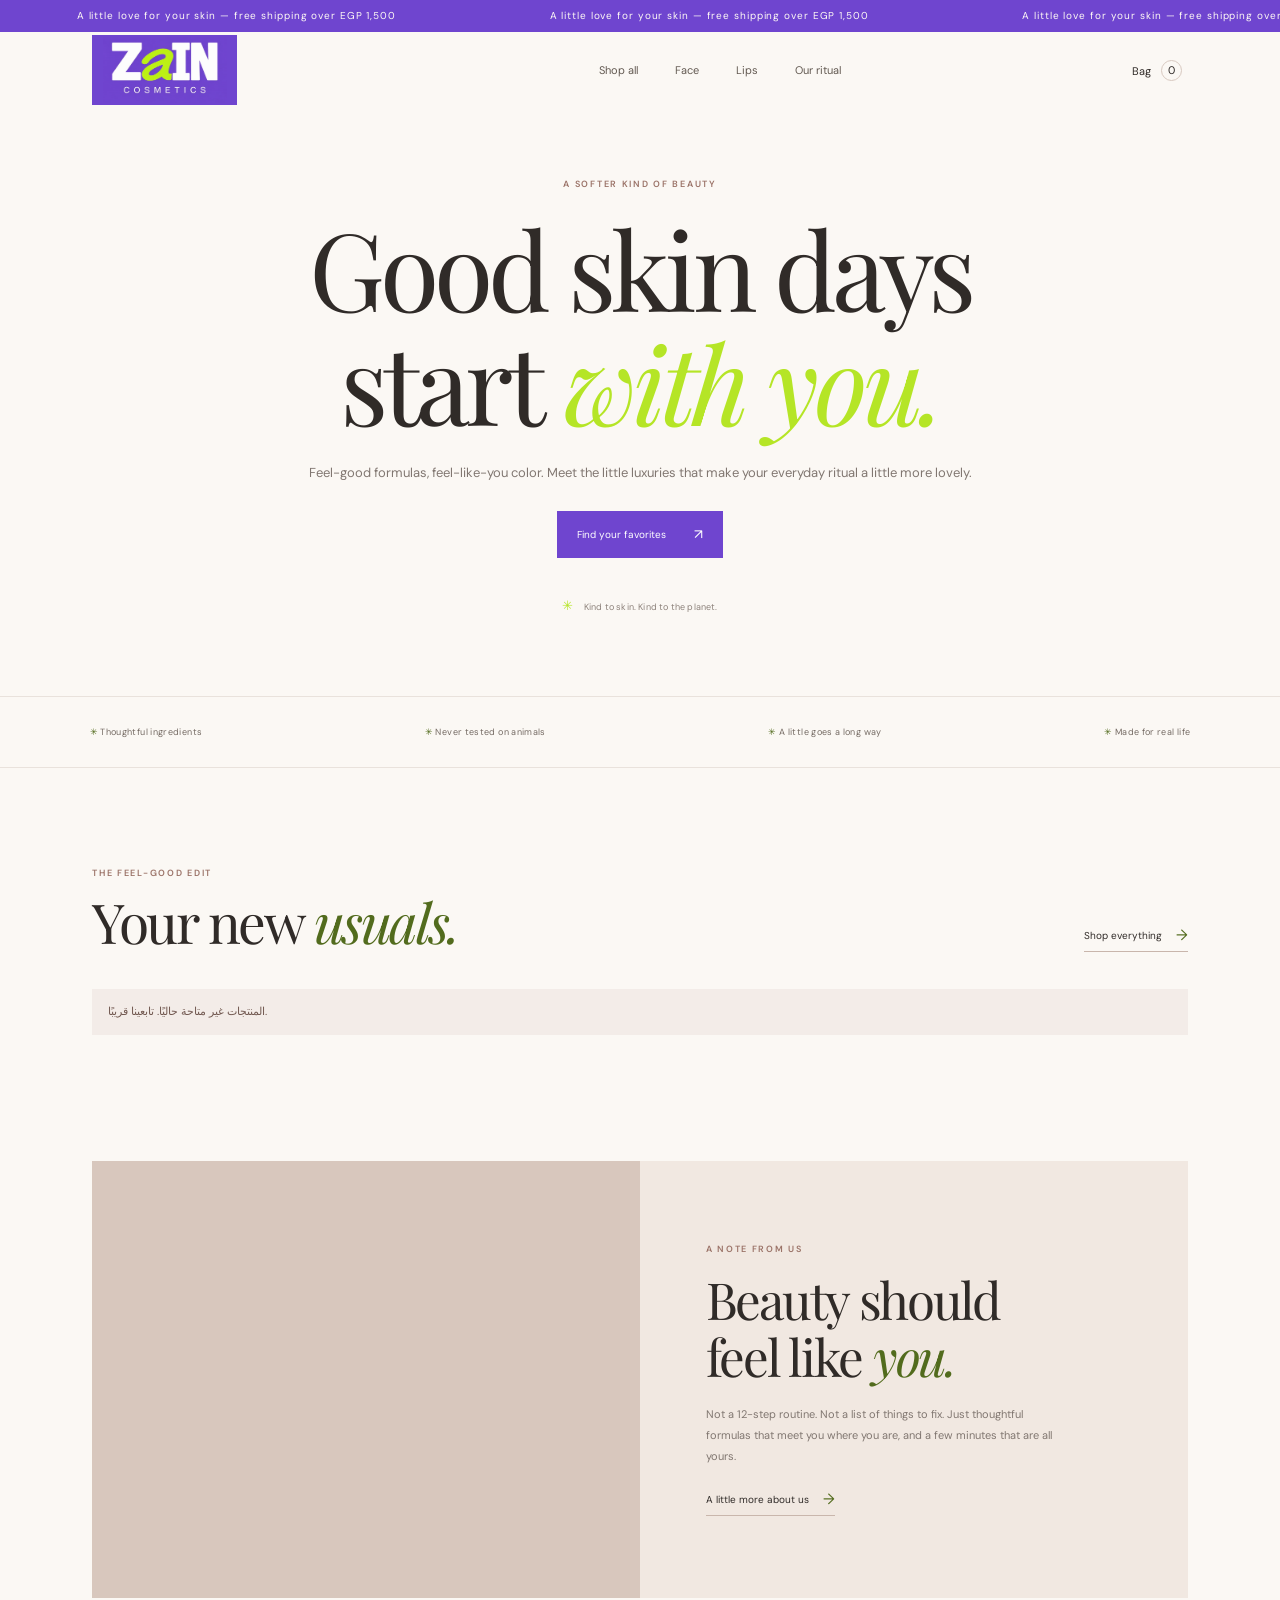
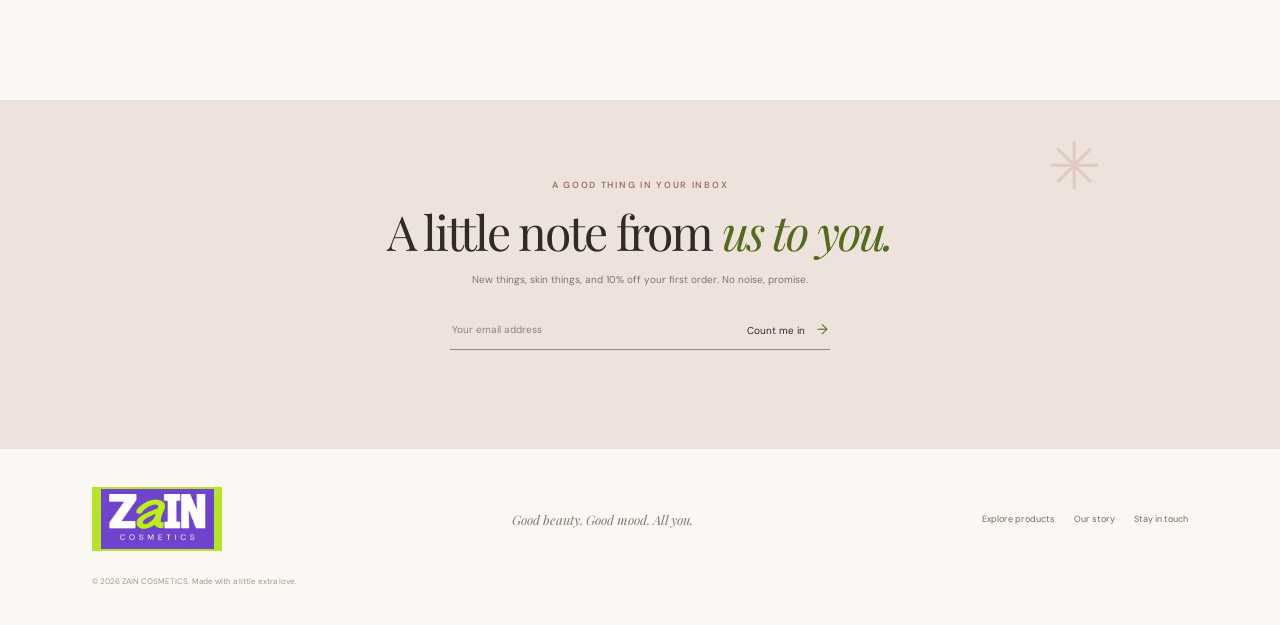
<file: index.html>
<!doctype html>
<html lang="en">
  <head>
    <meta charset="UTF-8" />
    <meta name="viewport" content="width=device-width, initial-scale=1.0" />
    <meta name="theme-color" content="#6f45cf" />
    <meta
      name="description"
      content="Discover ZAIN COSMETICS: feel-good beauty for your everyday ritual."
    />
    <title>ZAIN COSMETICS — Beauty made for you</title>
    <link rel="icon" type="image/png" href="assets/zain-cosmetics-favicon.png" />
    <link rel="preconnect" href="https://fonts.googleapis.com" />
    <link rel="preconnect" href="https://fonts.gstatic.com" crossorigin />
    <link
      href="https://fonts.googleapis.com/css2?family=DM+Sans:wght@400;500;600;700&family=Playfair+Display:wght@400;500;600&display=swap"
      rel="stylesheet"
    />
    <link rel="stylesheet" href="styles.css?v=product-image-zoom-20261010" />
  </head>
  <body>
    <div class="announcement" aria-label="A little love for your skin — free shipping over EGP 1,500">
      <div class="announcement-track">
        <span>A little love for your skin — free shipping over EGP 1,500</span>
        <span aria-hidden="true">A little love for your skin — free shipping over EGP 1,500</span>
        <span aria-hidden="true">A little love for your skin — free shipping over EGP 1,500</span>
      </div>
    </div>

    <header class="site-header">
      <a class="brand-link" href="#" aria-label="ZAIN COSMETICS home">
        <img class="brand-logo" src="assets/zain-cosmetics-logo.png" alt="ZAIN COSMETICS" />
      </a>
      <nav class="main-nav" aria-label="Main navigation">
        <a href="#shop">Shop all</a>
        <a href="#shop">Face</a>
        <a href="#shop">Lips</a>
        <a href="#our-ritual">Our ritual</a>
      </nav>
      <button class="bag-button" type="button" aria-label="Shopping bag, 0 items" aria-expanded="false" aria-controls="cart-drawer">
        Bag <span class="bag-count">0</span>
      </button>
    </header>

    <main>
      <section class="hero">
        <div class="hero-copy">
          <p class="eyebrow">A softer kind of beauty</p>
          <h1><span class="hero-word hero-word-1">Good</span> <span class="hero-word hero-word-2">skin</span> <span class="hero-word hero-word-3">days</span><br /><span class="hero-word hero-word-4">start</span> <em><span class="hero-word hero-word-5">with</span> <span class="hero-word hero-word-6">you.</span></em></h1>
          <p class="hero-description">
            Feel-good formulas, feel-like-you color. Meet the little luxuries
            that make your everyday ritual a little more lovely.
          </p>
          <a class="button button-dark" href="#shop">Find your favorites <span aria-hidden="true">↗</span></a>
          <div class="hero-note"><span class="sparkle">✳</span> Kind to skin. Kind to the planet.</div>
        </div>
      </section>

      <section class="trust-strip" aria-label="Our values">
        <span>✳ Thoughtful ingredients</span>
        <span>✳ Never tested on animals</span>
        <span>✳ A little goes a long way</span>
        <span>✳ Made for real life</span>
      </section>

      <section class="shop-section" id="shop">
        <div class="section-heading">
          <div>
            <p class="eyebrow">The feel-good edit</p>
            <h2>Your new <em>usuals.</em></h2>
          </div>
          <a class="text-link" href="#shop">Shop everything <span aria-hidden="true">→</span></a>
        </div>

        <p class="catalog-feedback" role="status" aria-live="polite">المنتجات غير متاحة حاليًا. تابعينا قريبًا.</p>
        <nav class="store-category-filters" aria-label="Product categories" hidden></nav>
        <div class="product-grid"></div>
      </section>

      <section class="ritual-section" id="our-ritual">
        <div class="ritual-image" role="img" aria-label="Minimal skincare bottles surrounded by soft pink flowers"></div>
        <div class="ritual-copy">
          <p class="eyebrow">A note from us</p>
          <h2>Beauty should<br />feel like <em>you.</em></h2>
          <p>Not a 12-step routine. Not a list of things to fix. Just thoughtful formulas that meet you where you are, and a few minutes that are all yours.</p>
          <a class="text-link" href="#newsletter">A little more about us <span aria-hidden="true">→</span></a>
        </div>
      </section>

      <section class="newsletter" id="newsletter">
        <span class="newsletter-flower" aria-hidden="true">✳</span>
        <p class="eyebrow">A good thing in your inbox</p>
        <h2>A little note from <em>us to you.</em></h2>
        <p>New things, skin things, and 10% off your first order. No noise, promise.</p>
        <form class="newsletter-form">
          <label class="visually-hidden" for="email">Your email address</label>
          <input id="email" name="email" type="email" placeholder="Your email address" required />
          <button type="submit" aria-label="Subscribe to newsletter">Count me in <span aria-hidden="true">→</span></button>
        </form>
        <p class="form-message" aria-live="polite"></p>
      </section>
    </main>

    <footer class="site-footer">
      <a class="brand-link footer-brand" href="#" aria-label="ZAIN COSMETICS home">
        <img class="brand-logo" src="assets/zain-cosmetics-logo.png" alt="ZAIN COSMETICS" />
      </a>
      <p>Good beauty. Good mood. All you.</p>
      <div class="footer-links"><a href="#shop">Explore products</a><a href="#our-ritual">Our story</a><a href="#newsletter">Stay in touch</a></div>
      <small>© 2026 ZAIN COSMETICS. Made with a little extra love.</small>
    </footer>
    <button class="cart-backdrop" type="button" aria-label="Close shopping bag" hidden></button>
    <aside class="cart-drawer" id="cart-drawer" role="dialog" aria-modal="true" aria-labelledby="cart-title" hidden>
      <div class="cart-header">
        <div><p class="eyebrow">Your feel-good finds</p><h2 id="cart-title">Your bag <span class="cart-item-count">(0)</span></h2></div>
        <button class="cart-close" type="button" aria-label="Close shopping bag">×</button>
      </div>
      <p class="cart-shipping-note"></p>
      <ul class="cart-items"></ul>
      <p class="cart-empty">Your bag is waiting for a little something.</p>
      <div class="cart-summary">
        <div><span>Subtotal</span><strong class="cart-subtotal">EGP 0.00</strong></div>
        <div><span>Shipping</span><strong class="cart-shipping">EGP 5.00</strong></div>
        <button class="checkout-button" type="button" disabled>Continue to checkout <span aria-hidden="true">→</span></button>
        <p>Shipping is calculated at checkout.</p>
      </div>
    </aside>
    <div class="toast" role="status" aria-live="polite"></div>
    <dialog class="image-zoom-dialog" aria-label="Enlarged product image">
      <button class="image-zoom-close" type="button" aria-label="Close enlarged image">×</button>
      <img class="image-zoom-image" alt="" />
    </dialog>
    <script src="supabase-config.js?v=catalog-sections-20261008"></script>
    <script type="module" src="script.js?v=free-shipping-1500-20261009"></script>
    <script type="module" src="storefront-catalog.js?v=product-image-zoom-20261010"></script>
  </body>
</html>
</file>
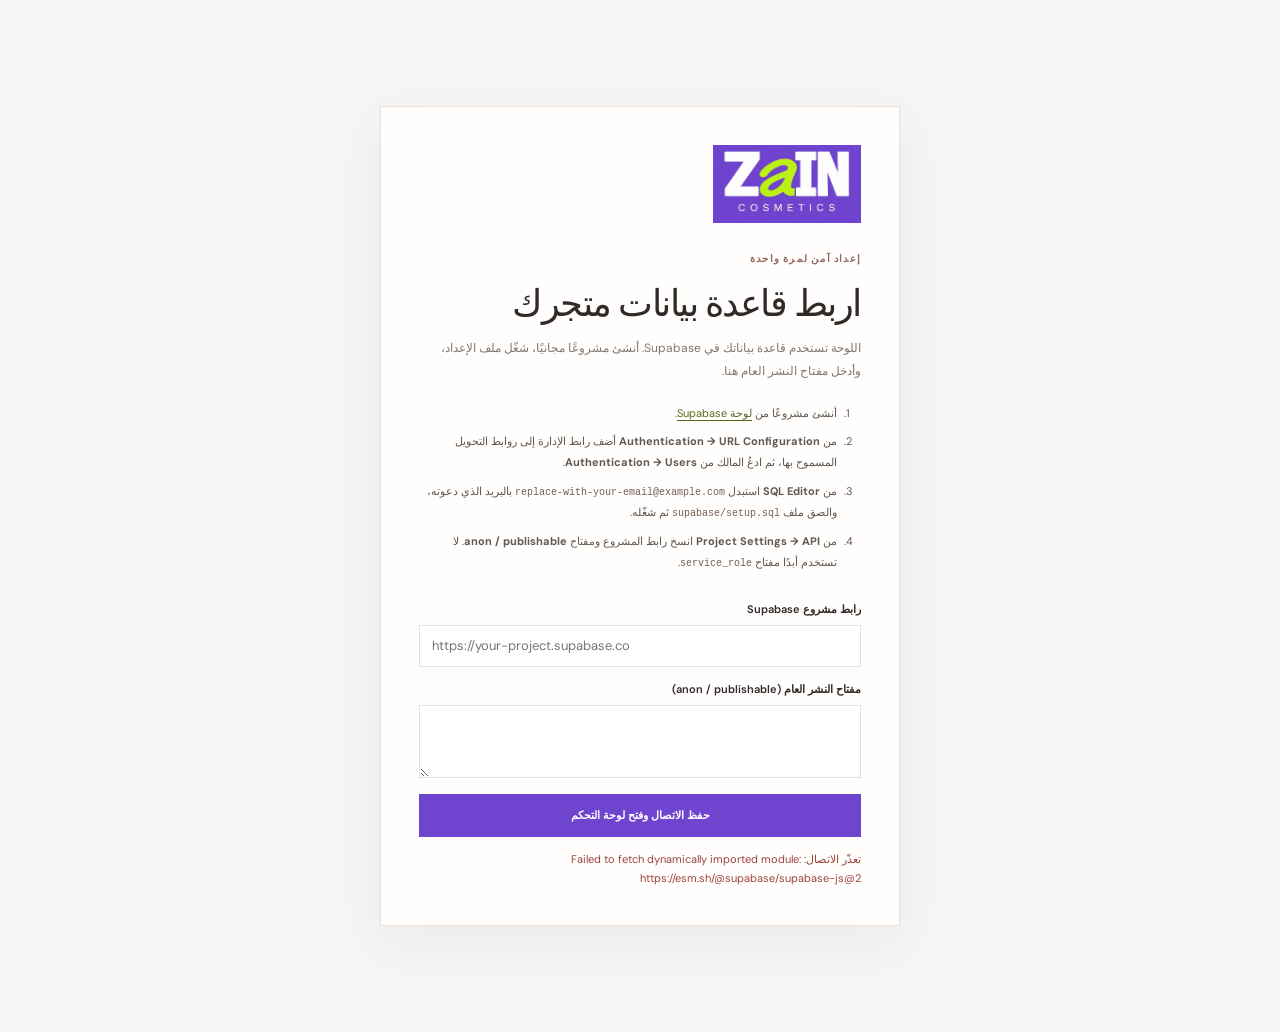
<file: admin.html>
<!doctype html>
<html lang="ar" dir="rtl">
  <head>
    <meta charset="UTF-8" />
    <meta name="viewport" content="width=device-width, initial-scale=1.0" />
    <meta name="theme-color" content="#6f45cf" />
    <meta name="robots" content="noindex, nofollow" />
    <title>إدارة المتجر — ZAIN COSMETICS</title>
    <link rel="icon" type="image/png" href="assets/zain-cosmetics-favicon.png" />
    <link rel="preconnect" href="https://fonts.googleapis.com" />
    <link rel="preconnect" href="https://fonts.gstatic.com" crossorigin />
    <link
      href="https://fonts.googleapis.com/css2?family=DM+Sans:wght@400;500;600;700&family=Playfair+Display:wght@400;500;600&display=swap"
      rel="stylesheet"
    />
    <link rel="stylesheet" href="admin.css?v=purple-boxes-brand-green-20261009" />
    <script src="supabase-config.js"></script>
    <script type="module" src="admin.js?v=egp-currency-20261009"></script>
  </head>
  <body>
    <main class="admin-main">
      <section class="connection-card" id="connection-screen" hidden>
        <a class="admin-logo" href="./"><img src="assets/zain-cosmetics-logo.png" alt="ZAIN COSMETICS" /></a>
        <p class="eyebrow">إعداد آمن لمرة واحدة</p>
        <h1>اربط قاعدة بيانات متجرك</h1>
        <p class="connection-description">اللوحة تستخدم قاعدة بياناتك في Supabase. أنشئ مشروعًا مجانيًا، شغّل ملف الإعداد، وأدخل مفتاح النشر العام هنا.</p>
        <ol class="setup-steps">
          <li>أنشئ مشروعًا من <a href="https://supabase.com/dashboard/projects" target="_blank" rel="noreferrer">لوحة Supabase</a>.</li>
          <li>من <strong>Authentication → URL Configuration</strong> أضف رابط الإدارة إلى روابط التحويل المسموح بها، ثم ادعُ المالك من <strong>Authentication → Users</strong>.</li>
          <li>من <strong>SQL Editor</strong> استبدل <code>replace-with-your-email@example.com</code> بالبريد الذي دعوته، والصق ملف <code>supabase/setup.sql</code> ثم شغّله.</li>
          <li>من <strong>Project Settings → API</strong> انسخ رابط المشروع ومفتاح <strong>anon / publishable</strong>. لا تستخدم أبدًا مفتاح <code>service_role</code>.</li>
        </ol>
        <form id="connection-form" class="connection-form">
          <label for="project-url">رابط مشروع Supabase</label>
          <input id="project-url" name="url" type="url" inputmode="url" placeholder="https://your-project.supabase.co" autocomplete="url" required />
          <label for="public-key">مفتاح النشر العام (anon / publishable)</label>
          <textarea id="public-key" name="anonKey" rows="3" autocomplete="off" required></textarea>
          <button class="button button-primary" type="submit">حفظ الاتصال وفتح لوحة التحكم</button>
        </form>
        <p class="screen-message" id="connection-message" role="status"></p>
      </section>

      <section class="login-card" id="login-screen" hidden>
        <a class="admin-logo" href="./"><img src="assets/zain-cosmetics-logo.png" alt="ZAIN COSMETICS" /></a>
        <p class="eyebrow">منطقة خاصة بصاحبة المتجر</p>
        <h1>أهلًا بعودتك</h1>
        <p class="login-description">سجّلي الدخول بالبريد وكلمة المرور التي أُعدّت لمالك المتجر في Supabase.</p>
        <form id="login-form" class="connection-form">
          <label for="admin-email">البريد الإلكتروني</label>
          <input id="admin-email" name="email" type="email" autocomplete="username" required />
          <label for="admin-password">كلمة المرور</label>
          <input id="admin-password" name="password" type="password" autocomplete="current-password" required />
          <button class="button button-primary" type="submit">تسجيل الدخول بأمان</button>
          <button class="password-reset-link" id="request-password-reset" type="button">نسيتِ كلمة المرور؟ أرسلي رابطًا جديدًا</button>
          <button class="password-reset-link" id="change-connection" type="button">تغيير رابط أو مفتاح Supabase</button>
        </form>
        <p class="screen-message" id="login-message" role="status"></p>
      </section>

      <section class="login-card" id="password-screen" hidden>
        <a class="admin-logo" href="./"><img src="assets/zain-cosmetics-logo.png" alt="ZAIN COSMETICS" /></a>
        <p class="eyebrow">تأمين حساب المتجر</p>
        <h1>اختاري كلمة مرور جديدة</h1>
        <p class="login-description">اكتبي كلمة مرور جديدة لحسابك، ثم احفظيها للدخول إلى لوحة المتجر.</p>
        <form id="password-form" class="connection-form">
          <label for="new-password">كلمة المرور الجديدة</label>
          <input id="new-password" name="password" type="password" autocomplete="new-password" minlength="8" required />
          <label for="confirm-password">تأكيد كلمة المرور</label>
          <input id="confirm-password" name="confirmPassword" type="password" autocomplete="new-password" minlength="8" required />
          <button class="button button-primary" type="submit">حفظ كلمة المرور الجديدة</button>
        </form>
        <p class="screen-message" id="password-message" role="status"></p>
      </section>

      <section class="dashboard" id="dashboard-screen" hidden>
        <header class="dashboard-header">
          <a class="admin-logo dashboard-logo" href="./" aria-label="العودة إلى واجهة المتجر">
            <img src="assets/zain-cosmetics-logo.png" alt="ZAIN COSMETICS" />
          </a>
          <div class="dashboard-title"><p class="eyebrow">إدارة المتجر</p><h1>أهلًا بعودتك ✦</h1></div>
          <div class="account-controls"><span class="account-email" id="account-email"></span><button class="button button-light" id="sign-out" type="button">تسجيل الخروج</button></div>
        </header>
        <div class="dashboard-layout">
          <nav class="admin-nav" aria-label="أقسام لوحة التحكم">
            <button class="nav-item is-active" type="button" data-view-target="overview"><span aria-hidden="true">⌂</span> نظرة عامة</button>
            <button class="nav-item" type="button" data-view-target="products"><span aria-hidden="true">✳</span> المنتجات والمخزون</button>
            <button class="nav-item" type="button" data-view-target="orders"><span aria-hidden="true">▤</span> الطلبات</button>
            <a class="nav-back" href="./">↗ العودة إلى واجهة المتجر</a>
          </nav>
          <div class="dashboard-content">
            <section class="dashboard-view" data-view="overview">
              <div class="welcome-panel"><div><p class="eyebrow">متجرك، تحت سيطرتك</p><h2>كل شيء بخير في <em>ZAIN.</em></h2><p>حدّثي مخزونك ومنتجاتك؛ التغييرات المنشورة تظهر تلقائيًا على واجهة المتجر.</p></div><span class="welcome-flower" aria-hidden="true">✳</span></div>
              <div class="stats-grid">
                <article class="stat-card"><span>كل المنتجات</span><strong id="stats-products">—</strong><small>منتج في مخزونك</small></article>
                <article class="stat-card"><span>منتجات ظاهرة للزوار</span><strong id="stats-active">—</strong><small>منتج متاح في المتجر</small></article>
                <article class="stat-card"><span>طلبات تحتاج متابعة</span><strong id="stats-pending">—</strong><small>طلب بانتظار التأكيد</small></article>
                <article class="stat-card"><span>إجمالي المبيعات المسجلة</span><strong id="stats-revenue">EGP 0.00</strong><small>باستثناء الطلبات الملغاة</small></article>
              </div>
              <div class="recent-panel"><div class="section-bar"><div><p class="eyebrow">آخر ما تم تسجيله</p><h2>أحدث الطلبات</h2></div><button class="text-button" type="button" data-go-view="orders">عرض كل الطلبات ←</button></div><div class="table-wrap"><table><thead><tr><th>رقم الطلب</th><th>العميل</th><th>التفاصيل</th><th>الإجمالي</th><th>الحالة</th><th>التاريخ</th></tr></thead><tbody id="recent-orders"></tbody></table></div><p class="empty-state" id="recent-empty" hidden>لم تُسجل أي طلبات بعد.</p></div>
            </section>

            <section class="dashboard-view" data-view="products" hidden>
              <div class="section-bar page-section-bar"><div><p class="eyebrow">كل ما تعرضينه</p><h2>المنتجات والمخزون</h2><p>تعديلات المنتجات الظاهرة تنعكس مباشرة على المتجر.</p></div><button class="button button-primary" id="add-product" type="button">＋ أضيفي منتجًا</button></div>
              <div class="category-management">
                <label for="product-category-filter">قسم المنتجات</label>
                <select id="product-category-filter"><option value="">كل الأقسام</option></select>
                <span>اكتبي اسم قسم جديد في خانة التصنيف عند إضافة منتج؛ سيظهر كقسم تلقائيًا.</span>
              </div>
              <div class="table-panel"><div class="table-wrap"><table><thead><tr><th>المنتج</th><th>التصنيف</th><th>السعر</th><th>المخزون</th><th>حالة الظهور</th><th>إجراءات</th></tr></thead><tbody id="products-table"></tbody></table></div><p class="empty-state" id="products-empty" hidden>لا توجد منتجات بعد. أضيفي أول منتج للبدء.</p></div>
            </section>

            <section class="dashboard-view" data-view="orders" hidden>
              <div class="section-bar page-section-bar"><div><p class="eyebrow">سجّلي مبيعاتك يدويًا</p><h2>الطلبات</h2><p>أضيفي الطلبات التي تصلك، وتابعي حالتها من هنا.</p></div><button class="button button-primary" id="add-order" type="button">＋ سجّلي طلبًا</button></div>
              <div class="table-panel"><div class="table-wrap"><table><thead><tr><th>رقم الطلب</th><th>العميل</th><th>رقم الهاتف</th><th>تفاصيل الطلب</th><th>الإجمالي</th><th>الحالة</th><th>تاريخ التسجيل</th></tr></thead><tbody id="orders-table"></tbody></table></div><p class="empty-state" id="orders-empty" hidden>لا توجد طلبات بعد. سجّلي أول طلب عندما يصلك.</p></div>
            </section>
          </div>
        </div>
        <p class="dashboard-message" id="dashboard-message" role="status" aria-live="polite"></p>
      </section>
    </main>

    <dialog class="editor-dialog" id="product-dialog">
      <form id="product-form" class="dialog-form">
        <div class="dialog-title"><div><p class="eyebrow">تحديث تشكيلة ZAIN</p><h2 id="product-dialog-title">أضيفي منتجًا</h2></div><button class="close-dialog" type="button" data-close-dialog aria-label="إغلاق">×</button></div>
        <input name="id" type="hidden" />
        <label for="product-name">اسم المنتج</label><input id="product-name" name="name" maxlength="120" required />
        <label for="product-category">القسم</label><input id="product-category" name="category" list="product-categories" maxlength="60" placeholder="مثل: العناية بالبشرة أو المكياج" required /><datalist id="product-categories"></datalist>
        <label for="product-description">وصف المنتج</label><textarea id="product-description" name="description" maxlength="1000" rows="3"></textarea>
        <div class="field-pair"><div><label for="product-price">السعر (EGP)</label><input id="product-price" name="price" type="number" min="0" step="0.01" required /></div><div><label for="product-stock">الكمية المتوفرة</label><input id="product-stock" name="stock" type="number" min="0" step="1" required /></div></div>
        <label for="product-image">رابط صورة المنتج (اختياري)</label><input id="product-image" name="image_url" type="url" inputmode="url" placeholder="https://..." />
        <label class="checkbox-field"><input name="featured" type="checkbox" /> اختاري كمنتج مميز</label>
        <label class="checkbox-field"><input name="is_active" type="checkbox" checked /> إظهار المنتج في المتجر</label>
        <p class="form-error" id="product-error" role="alert"></p>
        <button class="button button-primary dialog-submit" type="submit">حفظ المنتج</button>
      </form>
    </dialog>

    <dialog class="editor-dialog" id="order-dialog">
      <form id="order-form" class="dialog-form">
        <div class="dialog-title"><div><p class="eyebrow">مبيعاتك، مرتبة</p><h2>تسجيل طلب جديد</h2></div><button class="close-dialog" type="button" data-close-dialog aria-label="إغلاق">×</button></div>
        <label for="order-customer">اسم العميل</label><input id="order-customer" name="customer_name" maxlength="120" autocomplete="name" required />
        <label for="order-phone">رقم التواصل</label><input id="order-phone" name="customer_phone" type="tel" maxlength="40" autocomplete="tel" required />
        <label for="order-item">المنتج أو تفاصيل الطلب</label><input id="order-item" name="item_name" maxlength="120" required />
        <div class="field-pair"><div><label for="order-quantity">الكمية</label><input id="order-quantity" name="quantity" type="number" min="1" step="1" value="1" required /></div><div><label for="order-unit-price">سعر القطعة (EGP)</label><input id="order-unit-price" name="unit_price" type="number" min="0" step="0.01" required /></div></div>
        <p class="order-total-preview">إجمالي الطلب: <strong id="order-total-preview">EGP 0.00</strong></p>
        <label for="order-notes">ملاحظات خاصة (اختياري)</label><textarea id="order-notes" name="notes" maxlength="1000" rows="3"></textarea>
        <p class="privacy-note">بيانات العملاء محفوظة في قاعدة بيانات متجرك الخاصة، ولا يطّلع عليها الزوار.</p>
        <p class="form-error" id="order-error" role="alert"></p>
        <button class="button button-primary dialog-submit" type="submit">حفظ الطلب</button>
      </form>
    </dialog>
    <div class="admin-toast" id="admin-toast" role="status" aria-live="polite"></div>
  </body>
</html>
</file>
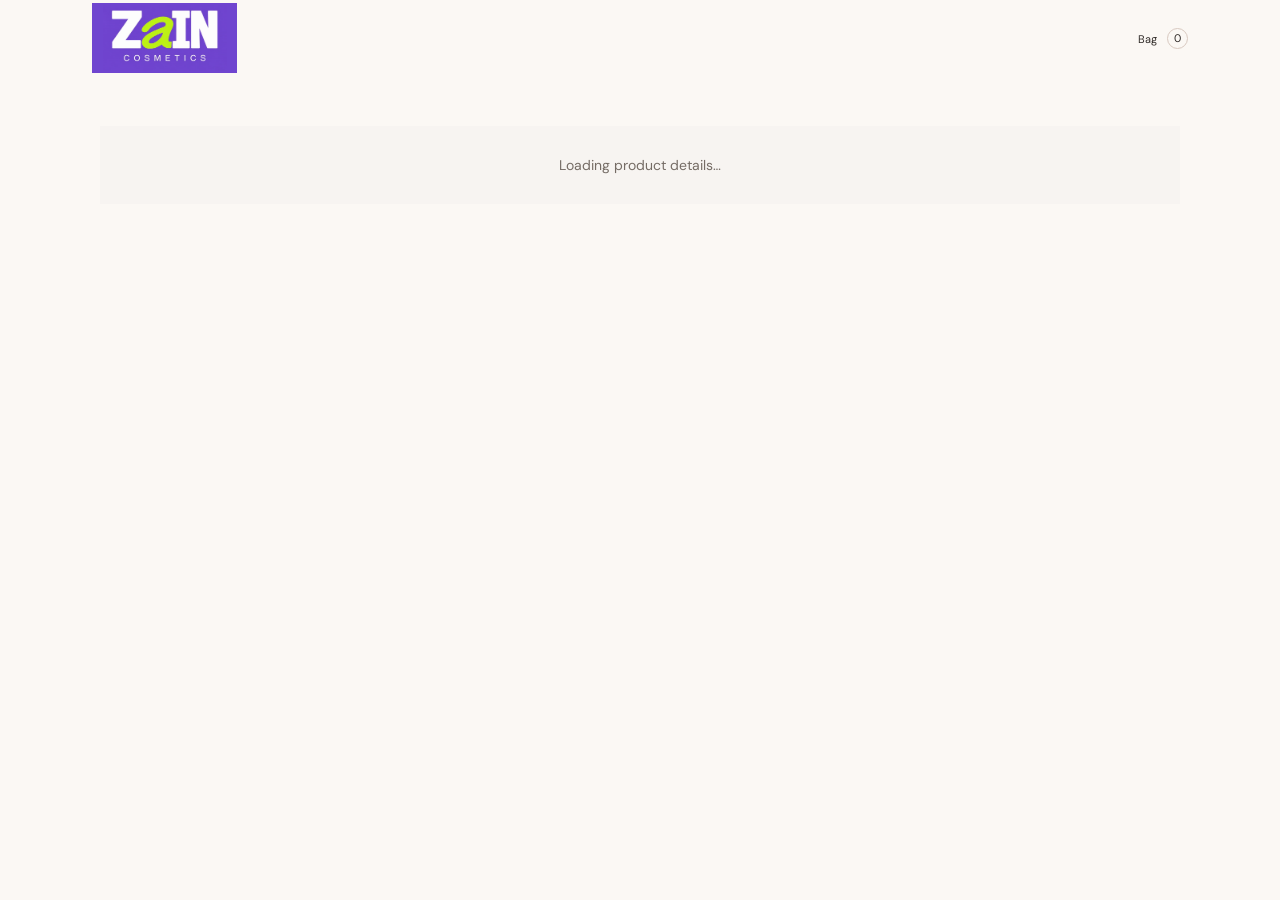
<file: product.html>
<!doctype html>
<html lang="en">
  <head>
    <meta charset="UTF-8" />
    <meta name="viewport" content="width=device-width, initial-scale=1.0" />
    <meta name="theme-color" content="#6f45cf" />
    <meta name="description" content="Product details — ZAIN COSMETICS." />
    <title>Product details — ZAIN COSMETICS</title>
    <link rel="icon" type="image/png" href="assets/zain-cosmetics-favicon.png" />
    <link rel="preconnect" href="https://fonts.googleapis.com" />
    <link rel="preconnect" href="https://fonts.gstatic.com" crossorigin />
    <link
      href="https://fonts.googleapis.com/css2?family=DM+Sans:wght@400;500;600;700&family=Playfair+Display:wght@400;500;600&display=swap"
      rel="stylesheet"
    />
    <link rel="stylesheet" href="styles.css?v=product-image-zoom-20261010" />
  </head>
  <body>
    <header class="site-header">
      <a class="brand-link" href="./" aria-label="ZAIN COSMETICS home">
        <img class="brand-logo" src="assets/zain-cosmetics-logo.png" alt="ZAIN COSMETICS" />
      </a>
      <a class="bag-button product-detail-bag" href="./?open-cart=1" aria-label="Shopping bag, 0 items">
        Bag <span class="bag-count">0</span>
      </a>
    </header>
    <main class="product-detail-page">
      <p class="product-detail-message" role="status" aria-live="polite">Loading product details…</p>
      <article class="product-detail" hidden>
        <div class="product-image product-image-live product-detail-visual"></div>
        <div class="product-detail-info">
          <p class="product-detail-category"></p>
          <h1></h1>
          <p class="product-detail-price"></p>
          <p class="product-detail-description"></p>
          <p class="product-detail-stock"></p>
          <button class="button button-dark product-detail-add" type="button" disabled>Add to bag</button>
          <p class="product-detail-cart-status" role="status" aria-live="polite"></p>
        </div>
      </article>
    </main>
    <dialog class="image-zoom-dialog" aria-label="Enlarged product image">
      <button class="image-zoom-close" type="button" aria-label="Close enlarged image">×</button>
      <img class="image-zoom-image" alt="" />
    </dialog>
    <script src="supabase-config.js?v=egp-currency-20261009"></script>
    <script type="module" src="product-details.js?v=product-image-zoom-20261010"></script>
  </body>
</html>
</file>
<file: styles.css>
:root {
  color-scheme: light;
  --ink: #302b28;
  --muted: #817771;
  --paper: #fbf8f4;
  --rose: #ead7d1;
  --pink: #e8c5bd;
  --line: #e9e2dc;
  --brand-purple: #6f45cf;
  --brand-lime: #b5e526;
  --brand-forest: #526b1d;
  --serif: "Playfair Display", Georgia, serif;
  --sans: "DM Sans", Arial, sans-serif;
}

* { box-sizing: border-box; }
html { scroll-behavior: smooth; }
body { margin: 0; background: var(--paper); color: var(--ink); font-family: var(--sans); -webkit-font-smoothing: antialiased; }
a { color: inherit; text-decoration: none; }
button, input { font: inherit; }
button, a { -webkit-tap-highlight-color: transparent; }
.announcement { min-height: 32px; overflow: hidden; background: var(--brand-purple); color: #fffaf5; font-size: 10px; letter-spacing: .09em; white-space: nowrap; }
.announcement-track { display: flex; width: max-content; animation: announcement-scroll 24s linear infinite; }
.announcement-track span { flex: 0 0 auto; padding: 9px 6vw; }
@keyframes announcement-scroll { to { transform: translateX(-50%); } }
.site-header { height: 76px; padding: 0 7.2%; display: flex; align-items: center; justify-content: space-between; background: var(--paper); }
.brand-link { display: flex; width: 145px; height: 70px; flex-shrink: 0; align-items: center; justify-content: center; overflow: hidden; padding: 2px 8px; background: var(--brand-purple); }
.brand-logo { display: block; width: 100%; height: 100%; object-fit: contain; }
.footer-brand { width: 130px; height: 64px; }
.footer-brand { background: var(--brand-lime); }
.wordmark span { padding: 0 2px; color: #bd877b; font-style: italic; }
.main-nav { display: flex; gap: 37px; margin-left: 7%; color: #625951; font-size: 11px; }
.main-nav a, .footer-links a { transition: color .2s; }
.main-nav a:hover, .footer-links a:hover { color: var(--brand-forest); }
.bag-button { border: 0; background: transparent; color: var(--ink); cursor: pointer; font-size: 11px; }
.bag-count { display: inline-grid; place-items: center; width: 21px; height: 21px; margin-left: 7px; border: 1px solid #d8c9c0; border-radius: 50%; }
.hero { min-height: 555px; display: grid; grid-template-columns: 1fr; padding: 0 7.2%; }
.hero-copy { display: flex; flex-direction: column; align-items: center; justify-content: center; padding: 70px 0 82px; text-align: center; }
.eyebrow { margin: 0 0 20px; color: #9b7368; font-size: 9px; font-weight: 600; letter-spacing: .19em; text-transform: uppercase; }
h1, h2, h3, p { margin-top: 0; }
h1, h2 { font-family: var(--serif); font-weight: 400; letter-spacing: -.045em; }
h1 { margin: 0; font-size: clamp(58px, 8.5vw, 108px); line-height: 1.06; }
.hero-word { display: inline-block; opacity: 0; transform: translateY(.35em); animation: hero-word-reveal .7s cubic-bezier(.2,.7,.25,1) both; }
.hero-word-2 { animation-delay: .28s; }
.hero-word-3 { animation-delay: .56s; }
.hero-word-4 { animation-delay: .84s; }
.hero-word-5 { animation-delay: 1.12s; }
.hero-word-6 { animation-delay: 1.4s; }
@keyframes hero-word-reveal { to { opacity: 1; transform: translateY(0); } }
h1 em, h2 em { color: var(--brand-forest); font-weight: 400; }
.hero h1 em { color: var(--brand-lime); }
.hero-description { max-width: 680px; margin: 22px 0 25px; color: var(--muted); font-size: 13px; line-height: 1.9; }
.button { display: inline-flex; align-items: center; justify-content: space-between; gap: 28px; min-height: 47px; padding: 0 20px; font-size: 10px; transition: background .2s, transform .2s; }
.button:hover { transform: translateY(-2px); }
.button-dark { background: var(--brand-purple); color: white; }
.button-dark:hover { background: #5832b5; }
.button span { font-size: 14px; }
.hero-note { margin-top: 39px; color: #8d827b; font-size: 9px; letter-spacing: .02em; }
.sparkle { margin-right: 8px; color: var(--brand-lime); font-size: 13px; }
.trust-strip { min-height: 72px; padding: 15px 7%; display: flex; align-items: center; justify-content: space-between; gap: 15px; border-top: 1px solid var(--line); border-bottom: 1px solid var(--line); color: #756b64; font-size: 9px; letter-spacing: .04em; }
.trust-strip span::first-letter { color: var(--brand-forest); }
.shop-section { padding: 99px 7.2% 106px; }
.catalog-feedback { margin: 0 0 20px; padding: 13px 16px; background: #f3ece8; color: #725951; font-size: 11px; line-height: 1.8; }
.catalog-feedback[hidden] { display: none; }
.store-category-filters { display: flex; gap: 9px; margin: 0 0 25px; overflow-x: auto; scrollbar-width: thin; }
.store-category-filters[hidden] { display: none; }
.category-filter { flex: 0 0 auto; padding: 10px 16px; border: 1px solid var(--line); border-radius: 999px; background: transparent; color: #625951; cursor: pointer; font-size: 10px; }
.category-filter[aria-pressed="true"] { border-color: var(--brand-purple); background: var(--brand-purple); color: white; }
.product-card[hidden] { display: none; }
.section-heading { display: flex; align-items: flex-end; justify-content: space-between; margin-bottom: 37px; }
.section-heading .eyebrow { margin-bottom: 12px; }
h2 { margin-bottom: 0; font-size: clamp(38px, 4.4vw, 55px); line-height: 1.12; }
.text-link { display: inline-flex; align-items: center; gap: 14px; padding-bottom: 6px; border-bottom: 1px solid #c9b6ac; font-size: 10px; }
.text-link span { color: var(--brand-forest); font-size: 15px; transition: transform .2s; }
.text-link:hover span { transform: translateX(4px); }
.product-grid { display: grid; grid-template-columns: repeat(4, minmax(0,1fr)); gap: 18px; }
.product-image { position: relative; display: grid; height: clamp(220px, 28vw, 350px); place-items: center; overflow: hidden; }
.product-image.product-image-live { background: linear-gradient(145deg,#eee7e0,#e5d8d0); }
.product-image-link { position: absolute; z-index: 1; inset: 0; }
.product-image-link:focus-visible, .product-info-link:focus-visible { outline: 2px solid var(--brand-forest); outline-offset: 3px; }
.live-product-photo { position: absolute; z-index: 0; inset: 0; width: 100%; height: 100%; object-fit: cover; }
.product-image-live::before, .product-image-live::after { pointer-events: none; }
.product-grid-live .swatches { display: none; }
.image-serum { background: #e9e0d7; }
.image-blush { background: #eededb; }
.image-lip { background: #eee5db; }
.image-cream { background: #e7e2da; }
.product-image::before, .product-image::after { position: absolute; content: ""; }
.product-image::before { width: 74%; height: 33%; bottom: 8%; border-radius: 50%; background: rgba(255,255,255,.23); filter: blur(17px); }
.product-image::after { width: 110%; height: 37%; bottom: -20%; left: -5%; border-radius: 50% 50% 0 0; background: rgba(255,255,255,.18); }
.product-tag { position: absolute; z-index: 2; top: 13px; left: 13px; padding: 7px 9px; background: rgba(251,248,244,.83); color: #675b53; font-size: 8px; letter-spacing: .06em; pointer-events: none; }
.tag-new { background: #f7eeeb; }
.tag-limited { background: #f4f0e8; }
.quick-add { position: absolute; z-index: 3; right: 12px; bottom: 12px; width: 32px; height: 32px; border: 0; border-radius: 50%; background: #fbf8f4; color: var(--ink); cursor: pointer; font-size: 19px; transition: color .2s, background .2s, transform .2s; }
.quick-add:disabled { background: #938a84; color: white; cursor: not-allowed; }
.quick-add:disabled:hover { transform: none; background: #938a84; }
.quick-add:hover { transform: rotate(90deg); background: var(--brand-forest); color: white; }
.bottle, .compact, .lip-tube, .jar { position: relative; z-index: 1; display: flex; align-items: center; justify-content: center; flex-direction: column; box-shadow: 12px 19px 28px #5340331e; text-align: center; }
.bottle span, .compact span, .lip-tube span, .jar-body span { font-family: var(--serif); font-size: 8px; letter-spacing: -.04em; }
.bottle strong, .compact strong, .lip-tube strong, .jar-body strong { margin: 13px 0 9px; font-size: 15px; font-weight: 500; letter-spacing: .11em; line-height: 1.18; }
.bottle small, .compact small, .lip-tube small, .jar-body small { font-size: 6px; letter-spacing: .1em; text-transform: uppercase; }
.bottle-serum { width: 85px; height: 190px; border: 1px solid #c9bcb0; border-radius: 7px 7px 17px 17px; background: linear-gradient(100deg, #eee6da, #d5c6b7 42%, #ece1d4 72%); color: #68574a; }
.bottle-serum::before { position: absolute; top: -22px; width: 17px; height: 23px; border-radius: 3px 3px 0 0; background: #9b7966; content: ""; }
.compact-blush { width: 135px; height: 135px; border: 1px solid #d0aaa0; border-radius: 50%; background: radial-gradient(circle at 40% 30%, #f3d9d0, #dda99e 82%); color: #795c54; }
.compact-blush strong { margin: 9px 0 5px; font-size: 13px; }
.compact-blush span { font-size: 7px; }
.lip-tube { width: 56px; height: 190px; border: 1px solid #c39789; border-radius: 19px 19px 12px 12px; background: linear-gradient(95deg, #f3d1c4, #dfa99a 52%, #f1cec1); color: #76554b; transform: rotate(-8deg); }
.lip-tube::before { position: absolute; top: -21px; width: 42px; height: 23px; border: 1px solid #a67b6c; border-radius: 5px 5px 1px 1px; background: linear-gradient(90deg,#d0a293,#ecc7b8); content: ""; }
.lip-tube span { position: absolute; top: 56px; writing-mode: vertical-rl; font-size: 6px; }
.lip-tube strong { margin: 43px 0 0; font-size: 8px; writing-mode: vertical-rl; }
.lip-tube small { display: none; }
.jar { box-shadow: none; }
.jar-lid { width: 111px; height: 24px; border: 1px solid #d7d0c5; border-radius: 5px 5px 2px 2px; background: linear-gradient(#faf6ee,#d8d1c6); }
.jar-body { display: flex; width: 118px; height: 97px; align-items: center; justify-content: center; flex-direction: column; border: 1px solid #e3ddd3; border-radius: 3px 3px 14px 14px; background: linear-gradient(90deg,#faf7f1,#ece5d8 60%,#f9f4eb); color: #706454; }
.jar-body strong { margin: 8px 0 5px; font-size: 12px; }
.product-info { display: flex; justify-content: space-between; gap: 7px; padding: 14px 1px 9px; font-size: 10px; }
.product-info-link { display: block; color: inherit; text-decoration: none; }
.product-info h3 { margin-bottom: 5px; font-size: 10px; font-weight: 600; }
.product-info p { margin-bottom: 0; color: #8e837c; font-size: 9px; }
.product-info > span { padding-top: 1px; font-size: 10px; }
.product-detail-page { width: min(1080px, 90%); min-height: 60vh; margin: 50px auto 80px; }
.product-detail-back { color: var(--ink); text-decoration: none; }
.product-detail { display: grid; grid-template-columns: minmax(0,1fr) minmax(0,.85fr); align-items: center; gap: clamp(28px,7vw,90px); }
.product-detail[hidden] { display: none; }
.product-image-zoom { position: absolute; z-index: 4; top: 12px; right: 12px; display: grid; width: 36px; height: 36px; place-items: center; border: 1px solid #e9e2dc; border-radius: 50%; background: var(--paper); color: var(--brand-purple); cursor: zoom-in; font-size: 21px; line-height: 1; }
.product-image-zoom:hover { background: var(--brand-purple); color: white; }
.product-image-zoom:focus-visible, .image-zoom-close:focus-visible { outline: 2px solid var(--brand-forest); outline-offset: 3px; }
.product-detail-visual { height: min(68vh,600px); min-height: 340px; }
.product-detail-visual .live-product-photo { object-fit: contain; }
.product-detail-info { padding: 20px 0; }
.product-detail-category { margin-bottom: 14px; color: var(--brand-forest); font-size: 11px; letter-spacing: .1em; text-transform: uppercase; }
.product-detail-info h1 { margin-bottom: 16px; font-family: var(--serif); font-size: clamp(32px,5vw,54px); font-weight: 400; line-height: 1.12; }
.product-detail-price { margin-bottom: 22px; font-size: 17px; }
.product-detail-description { color: #756c65; font-size: 14px; line-height: 1.8; white-space: pre-wrap; }
.product-detail-stock { margin-top: 24px; color: #756c65; font-size: 12px; }
.product-detail-add { margin-top: 14px; border: 0; cursor: pointer; }
.product-detail-add:disabled { background: #aaa19a; cursor: not-allowed; }
.product-detail-cart-status { min-height: 18px; margin: 12px 0 0; color: #58762b; font-size: 12px; }
.product-detail-message { padding: 30px 20px; background: #f7f4f1; color: #756c65; font-size: 14px; text-align: center; }
.product-detail-message[hidden] { display: none; }
.image-zoom-dialog { position: relative; width: min(92vw,1100px); max-width: none; max-height: 92dvh; padding: 50px 20px 20px; overflow: auto; border: 1px solid var(--line); background: var(--paper); }
.image-zoom-dialog::backdrop { background: rgba(32,26,24,.82); }
.image-zoom-image { display: block; width: 100%; max-height: calc(92dvh - 72px); object-fit: contain; }
.image-zoom-close { position: absolute; z-index: 1; top: 10px; right: 10px; width: 36px; height: 36px; border: 1px solid var(--line); border-radius: 50%; background: var(--paper); color: var(--ink); cursor: pointer; font-size: 23px; line-height: 1; }
.swatches { display: flex; align-items: center; gap: 5px; color: #8e837c; font-size: 8px; }
.swatches span { margin-left: 3px; }
.swatch { width: 11px; height: 11px; border: 1px solid #fff; border-radius: 50%; box-shadow: 0 0 0 1px #ded5ce; }
.clear { background: #d8c8b8; }
.rose { background: #c77d78; }
.peach { background: #dc9d83; }
.berry { background: #9e555e; }
.nude { background: #bb8876; }
.cherry { background: #a84d53; }
.cream-swatch { background: #e9dec8; }
.ritual-section { display: grid; min-height: 437px; grid-template-columns: 1fr 1fr; margin: 0 7.2% 102px; background: #f1e8e1; }
.ritual-image { min-height: 410px; background: #d8c7bd url("https://images.unsplash.com/photo-1601049541289-9b1b7bbbfe19?auto=format&fit=crop&w=1200&q=85") center 50% / cover; }
.ritual-copy { display: flex; align-items: flex-start; justify-content: center; flex-direction: column; padding: 60px 12%; }
.ritual-copy .eyebrow { margin-bottom: 16px; }
.ritual-copy h2 { margin-bottom: 19px; font-size: clamp(38px,4vw,51px); }
.ritual-copy > p:not(.eyebrow) { max-width: 350px; margin-bottom: 23px; color: #817771; font-size: 11px; line-height: 1.9; }
.newsletter { position: relative; padding: 79px 20px 76px; overflow: hidden; background: #eee3dc; text-align: center; }
.newsletter-flower { position: absolute; top: 25px; right: 14%; color: #d6b2a7; font-size: 65px; opacity: .5; }
.newsletter .eyebrow { margin-bottom: 14px; }
.newsletter h2 { font-size: clamp(35px,4vw,48px); }
.newsletter > p:not(.eyebrow):not(.form-message) { margin: 14px 0 24px; color: #80756e; font-size: 10px; }
.newsletter-form { display: flex; max-width: 380px; margin: auto; border-bottom: 1px solid #9b877c; }
.newsletter-form input { width: 100%; min-width: 0; padding: 13px 2px; border: 0; outline: 0; background: transparent; color: var(--ink); font-size: 10px; }
.newsletter-form input::placeholder { color: #8d8179; }
.newsletter-form button { flex-shrink: 0; padding: 0 2px 0 12px; border: 0; background: transparent; color: var(--ink); cursor: pointer; font-size: 10px; }
.newsletter-form button span { margin-left: 9px; color: var(--brand-forest); font-size: 14px; }
.form-message { min-height: 13px; margin: 10px 0 0; color: #6e7560; font-size: 10px; }
.site-footer { display: flex; min-height: 176px; align-items: center; justify-content: space-between; flex-wrap: wrap; gap: 16px; padding: 34px 7.2%; }
.site-footer > p { margin: 0; color: #817771; font-family: var(--serif); font-size: 13px; font-style: italic; }
.footer-links { display: flex; gap: 19px; color: #746a63; font-size: 9px; }
.site-footer small { width: 100%; color: #a1968e; font-size: 8px; }
.toast { position: fixed; z-index: 10; right: 22px; bottom: 22px; padding: 13px 18px; transform: translateY(12px); background: var(--brand-purple); color: white; font-size: 11px; opacity: 0; pointer-events: none; transition: .25s; }
.toast.show { transform: translateY(0); opacity: 1; }
.visually-hidden { position: absolute; width: 1px; height: 1px; padding: 0; overflow: hidden; clip: rect(0,0,0,0); white-space: nowrap; border: 0; }
.site-editor { position: fixed; z-index: 20; right: 20px; bottom: 20px; width: min(375px,calc(100vw - 32px)); padding: 16px; border: 1px solid #e4dbef; background: #fffdfb; box-shadow: 0 10px 36px #33254225; color: var(--ink); direction: rtl; }
.site-editor-controls[hidden] { display: none; }
.editor-title { margin: 0 0 5px; font-size: 14px; font-weight: 700; }
.editor-help { margin-bottom: 13px; color: #756b64; font-size: 11px; line-height: 1.7; }
.editor-colors { display: grid; grid-template-columns: 1fr 1fr; gap: 9px; }
.editor-colors label { display: flex; min-height: 37px; align-items: center; justify-content: space-between; gap: 8px; padding: 5px 8px; background: #f5f1ec; font-size: 10px; }
.editor-colors input { width: 32px; height: 25px; padding: 1px; border: 0; background: transparent; cursor: pointer; }
.logo-upload-button { display: inline-flex; align-items: center; justify-content: center; min-height: 35px; margin-top: 11px; padding: 0 13px; background: var(--brand-purple); color: white; cursor: pointer; font-size: 10px; }
.logo-upload { position: absolute; width: 1px; height: 1px; overflow: hidden; clip: rect(0,0,0,0); }
.editor-reset { min-height: 35px; margin: 11px 5px 0 0; padding: 0 9px; border: 1px solid var(--line); background: transparent; color: var(--ink); cursor: pointer; font-size: 10px; }
.editor-save-status { display: block; margin-top: 10px; color: #58762b; font-size: 10px; }
.editor-toggle { display: block; min-height: 38px; margin: 0 auto; padding: 0 16px; border: 0; background: var(--brand-purple); color: white; cursor: pointer; font-size: 11px; }
.site-editor.is-open .editor-toggle { margin: 13px 0 0 auto; }
.editor-mode [data-editor-target="true"] { cursor: text; outline: 1px dashed #8e70d3; outline-offset: 4px; }
.editor-mode [data-editor-target="true"]:focus { outline: 2px solid var(--brand-forest); outline-offset: 4px; }
.editor-mode .site-editor [data-editor-target="true"] { outline: none; }
@media (max-width: 520px) {
  .site-editor { right: 12px; bottom: 12px; width: min(375px,calc(100vw - 24px)); padding: 13px; }
  .site-editor.is-open { max-height: 68dvh; overflow-y: auto; }
}
.cart-backdrop { position: fixed; z-index: 8; inset: 0; width: 100%; height: 100%; border: 0; background: rgba(40,32,28,.35); cursor: default; }
.cart-drawer { position: fixed; z-index: 9; top: 0; right: 0; display: flex; width: min(430px,100%); height: 100dvh; flex-direction: column; padding: 30px; background: var(--paper); box-shadow: -10px 0 35px #302b281a; }
.cart-drawer[hidden], .cart-backdrop[hidden] { display: none; }
.cart-header { display: flex; align-items: flex-start; justify-content: space-between; padding-bottom: 23px; border-bottom: 1px solid var(--line); }
.cart-header .eyebrow { margin-bottom: 8px; }
.cart-header h2 { font-size: 35px; }
.cart-close { width: 35px; height: 35px; border: 1px solid var(--line); border-radius: 50%; background: transparent; color: var(--ink); cursor: pointer; font-size: 22px; line-height: 1; }
.cart-shipping-note { margin: 18px 0 8px; color: #8a6b5d; font-size: 10px; }
.cart-items { flex: 1; margin: 0; padding: 0; overflow-y: auto; list-style: none; }
.cart-item { display: grid; grid-template-columns: 1fr auto; gap: 12px; padding: 18px 0; border-bottom: 1px solid var(--line); }
.cart-item-details { display: flex; flex-direction: column; gap: 7px; }
.cart-item-details strong { font-size: 11px; font-weight: 600; }
.cart-item-details span { color: var(--muted); font-size: 10px; }
.quantity-controls { display: flex; height: 28px; align-items: center; border: 1px solid var(--line); }
.quantity-controls button { width: 28px; height: 26px; border: 0; background: transparent; color: var(--ink); cursor: pointer; }
.quantity-controls span { min-width: 18px; text-align: center; font-size: 10px; }
.remove-item { grid-column: 1 / -1; justify-self: start; padding: 0; border: 0; background: transparent; color: #8e837c; cursor: pointer; font-size: 9px; text-decoration: underline; text-underline-offset: 2px; }
.cart-empty { margin: 26px 0; color: var(--muted); font-family: var(--serif); font-size: 17px; }
.cart-empty[hidden] { display: none; }
.cart-summary { padding-top: 18px; border-top: 1px solid var(--line); }
.cart-summary > div { display: flex; justify-content: space-between; margin-bottom: 12px; font-size: 11px; }
.cart-summary > div strong { font-weight: 500; }
.checkout-button { display: flex; width: 100%; min-height: 48px; align-items: center; justify-content: space-between; margin-top: 17px; padding: 0 17px; border: 0; background: var(--brand-purple); color: white; cursor: pointer; font-size: 10px; }
.checkout-button:disabled { background: #aaa19a; cursor: not-allowed; }
.checkout-button span { font-size: 15px; }
.cart-summary > p { margin: 10px 0 0; color: #938981; font-size: 9px; text-align: center; }

@media (min-width: 1400px) {
  .site-header, .hero, .shop-section { padding-right: max(7.2%, calc((100vw - 1280px)/2)); padding-left: max(7.2%, calc((100vw - 1280px)/2)); }
  .hero { min-height: 640px; }
}
@media (max-width: 760px) {
  .site-header { height: 65px; padding: 0 5%; }
  .brand-link { width: 137px; height: 64px; }
  .footer-brand { width: 130px; }
  .main-nav { gap: 17px; margin-left: 0; }
  .main-nav a { font-size: 10px; }
  .main-nav a:nth-child(2), .main-nav a:nth-child(3) { display: none; }
  .hero { min-height: auto; padding: 0 5%; }
  .hero-copy { padding: 58px 0 64px; }
  h1 { font-size: clamp(52px, 9vw, 76px); }
  .hero-description { font-size: 11px; }
  .trust-strip { flex-wrap: wrap; justify-content: center; padding: 18px 5%; column-gap: 25px; row-gap: 12px; }
  .shop-section { padding: 74px 5%; }
  .product-grid { grid-template-columns: repeat(2,minmax(0,1fr)); row-gap: 28px; column-gap: 14px; }
  .product-image { height: clamp(220px,48vw,340px); }
  .ritual-section { margin: 0 5% 75px; }
  .ritual-copy { padding: 38px 9%; }
  .ritual-image { min-height: 360px; }
  .site-footer { padding: 30px 5%; }
}
@media (max-width: 520px) {
  .announcement { font-size: 9px; }
  .site-header { height: 61px; }
  .main-nav { display: none; }
  .hero { display: block; padding: 0 5%; }
  .hero-copy { padding: 52px 0 48px; }
  h1 { font-size: clamp(44px, 12vw, 58px); }
  .hero-description { max-width: 400px; margin-top: 17px; }
  .hero-note { margin-top: 24px; }
  .trust-strip { justify-content: flex-start; padding: 17px 7%; font-size: 8px; }
  .shop-section { padding: 66px 5% 73px; }
  .product-detail-page { margin-top: 25px; }
  .product-detail { grid-template-columns: 1fr; gap: 20px; }
  .product-detail-visual { height: 75vw; min-height: 260px; max-height: 450px; }
  .product-detail-info { padding: 0 2px; }
  .section-heading { align-items: flex-start; gap: 15px; flex-direction: column; margin-bottom: 26px; }
  .section-heading h2 { font-size: 43px; }
  .product-grid { gap: 25px 11px; }
  .product-image { height: 55vw; min-height: 190px; max-height: 280px; }
  .product-tag { top: 9px; left: 8px; padding: 6px 7px; font-size: 7px; }
  .quick-add { right: 8px; bottom: 8px; width: 29px; height: 29px; }
  .bottle-serum { transform: scale(.82); }
  .compact-blush { transform: scale(.85); }
  .lip-tube { transform: scale(.84) rotate(-8deg); }
  .jar { transform: scale(.84); }
  .product-info { padding-top: 11px; }
  .product-info h3 { font-size: 9px; line-height: 1.4; }
  .product-info p { font-size: 8px; }
  .product-info > span { font-size: 9px; }
  .ritual-section { grid-template-columns: 1fr; margin: 0 5% 70px; }
  .ritual-image { min-height: 300px; }
  .ritual-copy { min-height: 310px; padding: 38px 9%; }
  .ritual-copy h2 { font-size: 43px; }
  .newsletter { padding: 66px 7% 58px; }
  .newsletter-flower { right: 5%; font-size: 45px; }
  .newsletter h2 { max-width: 350px; margin: auto; font-size: 38px; }
  .site-footer { justify-content: flex-start; gap: 12px 20px; }
  .site-footer > p { font-size: 12px; }
  .footer-links { width: 100%; order: 3; }
  .site-footer small { order: 4; }
  .cart-drawer { padding: 24px 20px; }
}
@media (prefers-reduced-motion: reduce) {
  .announcement-track { animation: none; }
  .hero-word { opacity: 1; transform: none; animation: none; }
  *, *::before, *::after { scroll-behavior: auto !important; transition-duration: .01ms !important; animation-duration: .01ms !important; }
}
</file>
<file: admin.css>
:root {
  color-scheme: light;
  --purple: #6f45cf;
  --lime: #b5e526;
  --forest: #526b1d;
  --paper: #fbf8f4;
  --ink: #302b28;
  --muted: #817771;
  --border: #e9e2dc;
  --panel: #fffefd;
  --sans: "DM Sans", Arial, sans-serif;
  --serif: "Playfair Display", Georgia, serif;
}

* { box-sizing: border-box; }
[hidden] { display: none !important; }
body { margin: 0; background: #f7f5f3; color: var(--ink); font-family: var(--sans); font-size: 13px; -webkit-font-smoothing: antialiased; }
button, input, textarea { font: inherit; }
button, a, input[type="checkbox"], input[type="color"] { -webkit-tap-highlight-color: transparent; }
a { color: var(--forest); }
.admin-main { max-width: 1440px; min-height: 100vh; margin: 0 auto; padding: 34px; }
.connection-card, .login-card { width: min(520px, 100%); margin: clamp(20px, 8vh, 80px) auto; padding: 38px; border: 1px solid var(--border); background: var(--panel); box-shadow: 0 16px 50px #302b280c; }
.login-card { width: min(450px, 100%); }
.admin-logo { display: block; width: 148px; height: 78px; margin-bottom: 29px; overflow: hidden; background: var(--purple); }
.admin-logo img { width: 100%; height: 100%; object-fit: contain; }
.eyebrow { margin: 0 0 11px; color: #96675c; font-size: 10px; font-weight: 700; letter-spacing: .12em; }
h1, h2, p { margin-top: 0; }
h1, h2 { margin-bottom: 0; }
.connection-card h1, .login-card h1 { font-family: var(--serif); font-size: 37px; font-weight: 400; letter-spacing: -.04em; }
.connection-description, .login-description { margin: 12px 0 20px; color: var(--muted); font-size: 12px; line-height: 1.9; }
.setup-steps { margin: 0 0 22px; padding-right: 20px; color: #5f5751; font-size: 11px; line-height: 1.95; }
.setup-steps li { margin: 0 0 7px; padding-right: 4px; }
.setup-steps a { color: var(--forest); text-underline-offset: 3px; }
.setup-steps code { direction: ltr; display: inline-block; color: #715e51; font-family: Consolas, monospace; font-size: 10px; }
.connection-form, .dialog-form { display: flex; flex-direction: column; gap: 9px; }
.connection-form > label, .dialog-form > label, .field-pair label { margin-top: 6px; font-size: 11px; font-weight: 600; }
.connection-form input, .connection-form textarea, .dialog-form > input:not([type="hidden"]), .dialog-form textarea, .field-pair input { width: 100%; min-height: 42px; padding: 10px 12px; border: 1px solid var(--border); outline: none; background: white; color: var(--ink); direction: ltr; text-align: left; }
.connection-form textarea, .dialog-form textarea { resize: vertical; direction: rtl; text-align: right; }
.connection-form input:focus, .connection-form textarea:focus, .dialog-form input:focus, .dialog-form textarea:focus { border-color: var(--forest); box-shadow: 0 0 0 3px #526b1d20; }
.button { display: inline-flex; min-height: 43px; align-items: center; justify-content: center; padding: 0 16px; border: 0; cursor: pointer; font-size: 11px; font-weight: 600; transition: background .15s, transform .15s; }
.button:active { transform: scale(.99); }
.button-primary { background: var(--purple); color: white; }
.button-primary:hover { background: #5b36b2; }
.button-light { border: 1px solid var(--border); background: white; color: var(--ink); }
.button-light:hover { border-color: var(--forest); color: var(--forest); }
.connection-form .button { margin-top: 7px; }
.password-reset-link { align-self: center; padding: 8px; border: 0; background: transparent; color: var(--forest); cursor: pointer; font-size: 11px; text-decoration: underline; text-underline-offset: 3px; }
.password-reset-link:disabled { cursor: wait; opacity: .65; }
.screen-message { min-height: 16px; margin: 13px 0 0; color: #9b433a; font-size: 11px; line-height: 1.7; }
.dashboard { min-height: calc(100vh - 68px); }
.dashboard-header { display: flex; align-items: center; gap: 20px; padding: 3px 3px 20px; border-bottom: 1px solid var(--border); }
.dashboard-logo { width: 123px; height: 65px; margin: 0 0 0 3px; }
.dashboard-title { flex: 1; }
.dashboard-title .eyebrow { margin-bottom: 6px; }
.dashboard-title h1 { font-family: var(--serif); font-size: 25px; font-weight: 400; }
.account-controls { display: flex; align-items: center; gap: 15px; }
.account-email { max-width: 245px; overflow-wrap: anywhere; color: var(--muted); font-size: 10px; }
.dashboard-layout { display: grid; grid-template-columns: 224px minmax(0,1fr); gap: 26px; padding-top: 25px; }
.admin-nav { display: flex; align-self: start; flex-direction: column; gap: 5px; padding: 10px; border: 1px solid var(--border); background: var(--panel); }
.nav-item, .nav-back { display: flex; min-height: 43px; align-items: center; gap: 10px; padding: 0 12px; border: 0; background: transparent; color: #756c65; cursor: pointer; font-size: 11px; text-align: right; }
.nav-item > span { width: 19px; color: #af9e94; font-size: 16px; text-align: center; }
.nav-item.is-active, .nav-item:hover { background: #f1edf9; color: var(--forest); }
.nav-item.is-active > span { color: var(--forest); }
.nav-back { margin-top: 12px; border-top: 1px solid var(--border); color: var(--forest); text-decoration: none; }
.dashboard-content { min-width: 0; }
.dashboard-view { min-width: 0; }
.welcome-panel { position: relative; display: flex; min-height: 169px; align-items: center; justify-content: space-between; overflow: hidden; padding: 28px 30px; background: #f0e9e1; }
.welcome-panel .eyebrow { margin-bottom: 9px; }
.welcome-panel h2 { font-family: var(--serif); font-size: 29px; font-weight: 400; }
.welcome-panel h2 em { color: var(--forest); }
.welcome-panel > div > p:last-child { margin: 9px 0 0; color: var(--muted); font-size: 11px; }
.welcome-flower { padding-left: 15px; color: #bb9d91; font-size: 72px; opacity: .62; }
.stats-grid { display: grid; grid-template-columns: repeat(4,minmax(0,1fr)); gap: 12px; margin: 16px 0; }
.stat-card { display: flex; min-height: 112px; flex-direction: column; gap: 7px; padding: 15px; border: 1px solid var(--border); background: var(--panel); }
.stat-card > span { color: var(--muted); font-size: 10px; }
.stat-card > strong { color: var(--forest); font-family: var(--serif); font-size: 27px; font-weight: 400; }
.stat-card > small { color: #a0958d; font-size: 9px; }
.recent-panel, .table-panel { padding: 18px; border: 1px solid var(--border); background: var(--panel); }
.section-bar { display: flex; align-items: center; justify-content: space-between; gap: 15px; }
.section-bar .eyebrow { margin-bottom: 5px; }
.section-bar h2 { font-family: var(--serif); font-size: 23px; font-weight: 400; }
.text-button { border: 0; background: transparent; color: var(--forest); cursor: pointer; font-size: 10px; }
.page-section-bar { margin-bottom: 19px; }
.page-section-bar > div > p:last-child { margin: 7px 0 0; color: var(--muted); font-size: 10px; }
.category-management { display: flex; align-items: center; flex-wrap: wrap; gap: 10px; margin: 0 0 15px; padding: 12px 15px; border: 1px solid var(--border); background: var(--panel); }
.category-management label { font-size: 11px; font-weight: 600; }
.category-management select { min-width: 180px; min-height: 36px; padding: 6px 10px; border: 1px solid var(--border); background: white; color: var(--ink); font: inherit; }
.category-management span { color: var(--muted); font-size: 10px; }
.table-panel { padding: 0 16px 6px; }
.table-wrap { width: 100%; overflow-x: auto; }
table { width: 100%; border-collapse: collapse; white-space: nowrap; text-align: right; }
thead { background: #f7f4f1; }
th { padding: 12px 11px; color: #746960; font-size: 10px; font-weight: 600; }
td { padding: 13px 11px; border-top: 1px solid #eee9e4; color: #4f4945; font-size: 10px; }
.product-cell { display: flex; min-width: 150px; align-items: center; gap: 10px; white-space: normal; }
.product-thumb { display: grid; width: 37px; height: 37px; flex-shrink: 0; place-items: center; overflow: hidden; background: #eff3e6; color: var(--forest); font-family: var(--serif); }
.product-thumb img { width: 100%; height: 100%; object-fit: cover; }
.product-name { display: flex; flex-direction: column; gap: 3px; }
.product-name strong { font-size: 10px; font-weight: 600; }
.product-name small { max-width: 180px; overflow: hidden; color: #958a82; font-size: 9px; text-overflow: ellipsis; white-space: nowrap; }
.stock-low { color: #ab6a17; }
.status-badge { display: inline-flex; min-height: 23px; align-items: center; padding: 0 9px; background: #eeece8; color: #6d6259; font-size: 9px; }
.status-active, .status-confirmed { background: #edf4e4; color: #586f2e; }
.status-inactive, .status-cancelled { background: #f6ecea; color: #9a534b; }
.status-fulfilled { background: #eee8f8; color: #7153a4; }
.row-actions { display: flex; align-items: center; gap: 8px; }
.row-action { padding: 5px 7px; border: 1px solid var(--border); background: white; color: var(--forest); cursor: pointer; font-size: 9px; }
.row-action-danger { color: #a84f46; }
.order-status { max-width: 129px; min-height: 31px; padding: 4px 8px; border: 1px solid var(--border); background: white; color: var(--ink); font-size: 9px; }
.order-customer { display: flex; flex-direction: column; gap: 5px; }
.order-customer a { direction: ltr; color: var(--muted); font-size: 9px; text-align: right; }
.empty-state { margin: 0; padding: 26px 14px; color: var(--muted); font-family: var(--serif); font-size: 16px; text-align: center; }
.dashboard-message { position: fixed; z-index: 21; right: 23px; bottom: 70px; max-width: min(420px,calc(100vw - 36px)); margin: 0; color: #8d493d; font-size: 11px; }
.editor-dialog { width: min(540px,calc(100% - 28px)); max-height: min(86dvh,760px); padding: 0; overflow: auto; border: 1px solid var(--border); background: var(--panel); color: var(--ink); }
.editor-dialog::backdrop { background: #241b3080; }
.dialog-form { gap: 8px; padding: 25px; }
.dialog-title { display: flex; align-items: flex-start; justify-content: space-between; margin-bottom: 5px; }
.dialog-title .eyebrow { margin-bottom: 5px; }
.dialog-title h2 { font-family: var(--serif); font-size: 26px; font-weight: 400; }
.close-dialog { width: 34px; height: 34px; border: 1px solid var(--border); border-radius: 50%; background: white; color: var(--ink); cursor: pointer; font-size: 21px; }
.field-pair { display: grid; grid-template-columns: 1fr 1fr; gap: 12px; }
.field-pair > div { display: flex; flex-direction: column; gap: 9px; }
.checkbox-field { display: flex; align-items: center; gap: 9px; margin-top: 5px !important; font-weight: 400 !important; }
.checkbox-field input { accent-color: var(--forest); }
.dialog-submit { margin-top: 6px; }
.form-error { min-height: 14px; margin: 0; color: #a13d36; font-size: 10px; line-height: 1.7; }
.order-total-preview { margin: 8px 0 0; padding: 10px 12px; background: #f4f0fa; font-size: 11px; }
.order-total-preview strong { margin-right: 5px; color: var(--forest); }
.privacy-note { margin: 4px 0; color: #777063; font-size: 9px; line-height: 1.8; }
.admin-toast { position: fixed; z-index: 22; right: 22px; bottom: 22px; padding: 12px 16px; transform: translateY(12px); background: var(--purple); color: white; font-size: 11px; opacity: 0; pointer-events: none; transition: .2s; }
.admin-toast.show { transform: translateY(0); opacity: 1; }

@media (max-width: 900px) {
  .admin-main { padding: 20px; }
  .dashboard-layout { grid-template-columns: 185px minmax(0,1fr); gap: 17px; }
  .stats-grid { grid-template-columns: repeat(2,minmax(0,1fr)); }
  .dashboard-header { gap: 13px; }
}
@media (max-width: 620px) {
  .admin-main { padding: 12px; }
  .connection-card, .login-card { margin: 24px auto; padding: 24px 18px; }
  .connection-card h1, .login-card h1 { font-size: 31px; }
  .dashboard-header { flex-wrap: wrap; }
  .dashboard-logo { width: 105px; height: 56px; }
  .dashboard-title h1 { font-size: 20px; }
  .account-controls { width: 100%; justify-content: space-between; padding-right: 3px; }
  .dashboard-layout { grid-template-columns: minmax(0,1fr); gap: 13px; padding-top: 14px; }
  .admin-nav { flex-direction: row; gap: 4px; padding: 5px; }
  .nav-item { min-height: 39px; flex: 1; justify-content: center; gap: 5px; padding: 0 4px; font-size: 9px; }
  .nav-back { display: none; }
  .welcome-panel { min-height: 142px; padding: 21px 16px; }
  .welcome-panel h2 { font-size: 23px; }
  .welcome-panel > div > p:last-child { max-width: 280px; line-height: 1.7; }
  .welcome-flower { padding-left: 5px; font-size: 43px; }
  .stats-grid { gap: 8px; }
  .stat-card { min-height: 99px; gap: 5px; padding: 11px; }
  .stat-card > span { font-size: 9px; }
  .stat-card > strong { font-size: 23px; }
  .page-section-bar, .section-bar { align-items: flex-start; }
  .page-section-bar { flex-direction: column; }
  .recent-panel { padding: 13px; }
  .table-panel { padding: 0 9px 5px; }
  th, td { padding: 11px 9px; }
}
@media (prefers-reduced-motion: reduce) {
  *, *::before, *::after { scroll-behavior: auto !important; transition-duration: .01ms !important; }
}
</file>
